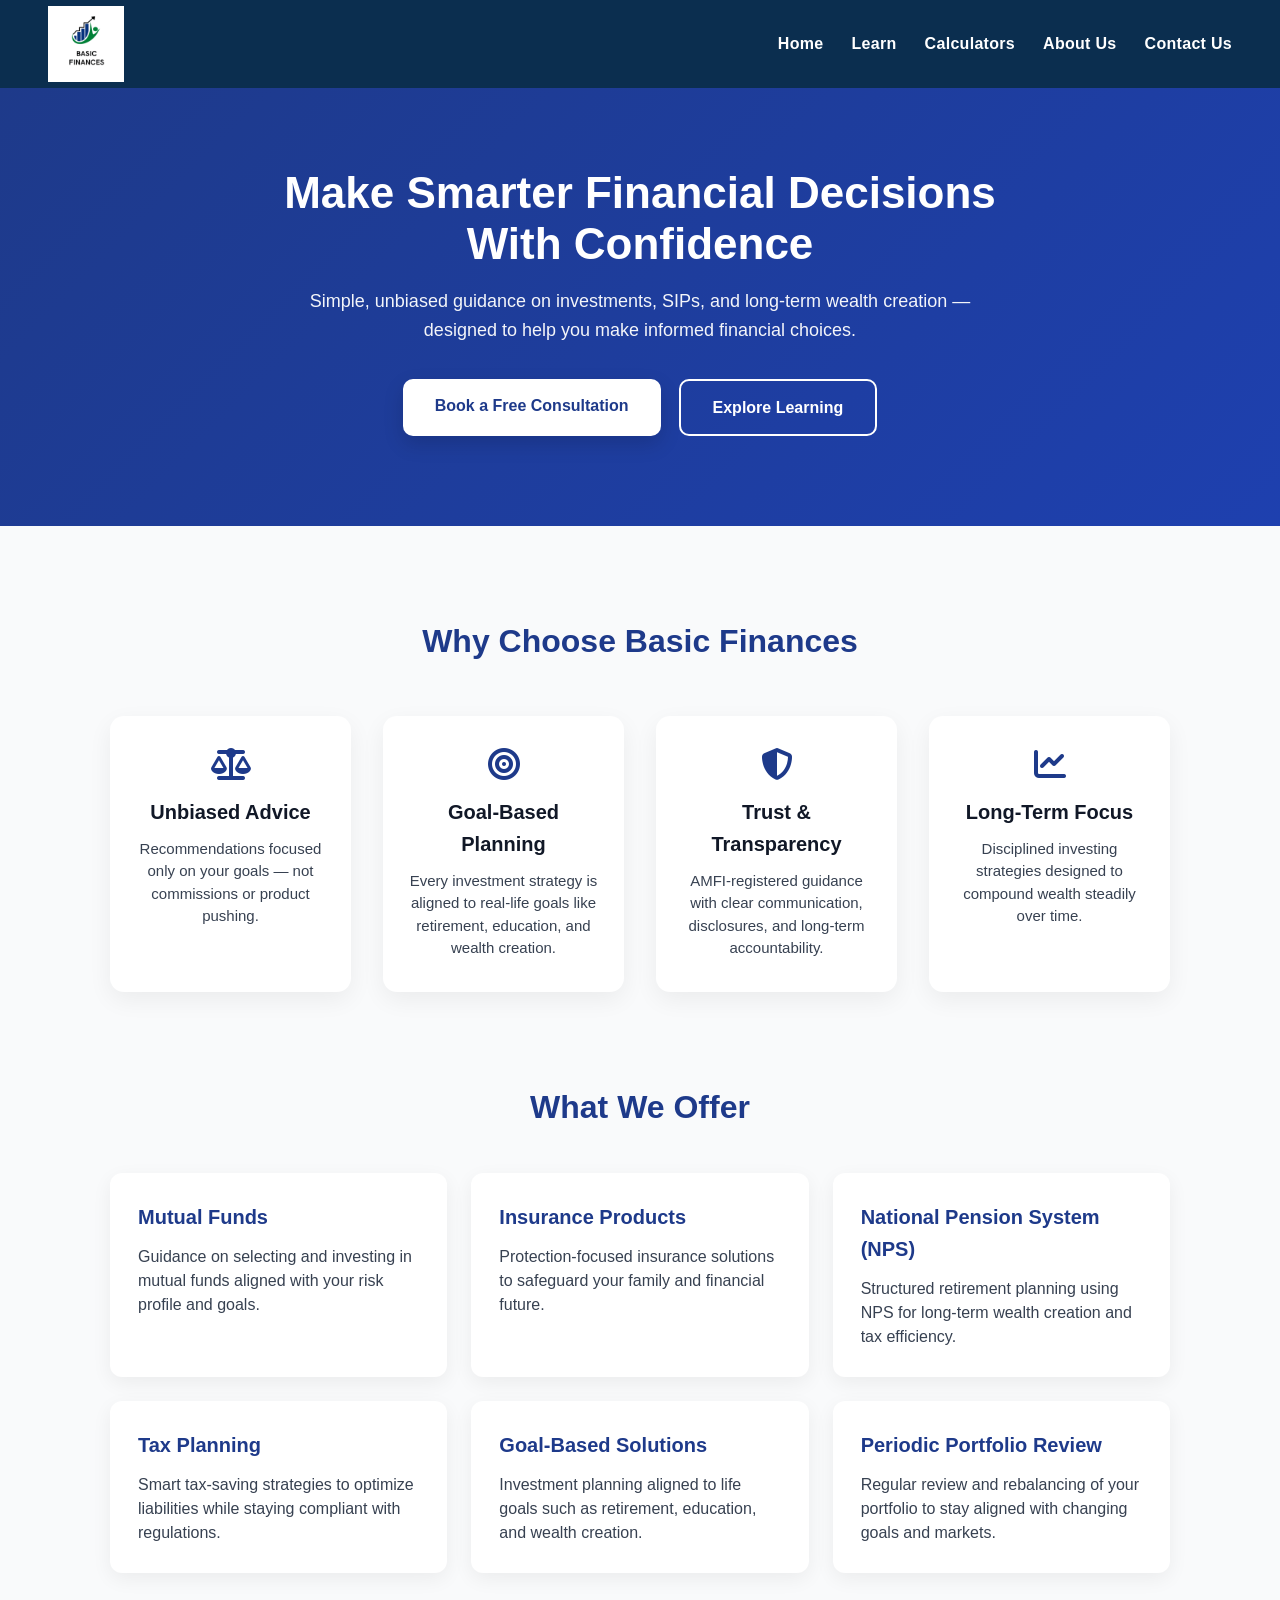
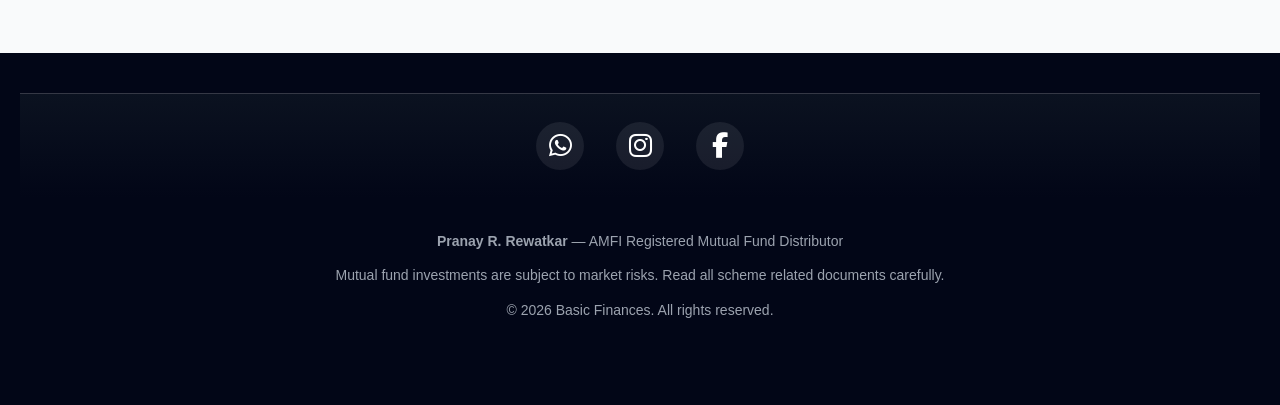
<file: index.html>
<!DOCTYPE html>
<html lang="en">
<head>
  <meta charset="UTF-8" />
  <title>Basic Finances | Smarter Financial Decisions</title>

  <meta name="description" content="Basic Finances helps individuals and families make smarter financial decisions through clear, goal-based investing and mutual fund guidance." />
  <meta name="viewport" content="width=device-width, initial-scale=1.0" />

  <meta name="google-site-verification" content="bi6u5yfEV8bsN6X0lN-jWXTEWe7g9vhtE7riF8KZqDw" />
  <link rel="icon" href="favicon.png" />
<link rel="stylesheet" href="https://cdnjs.cloudflare.com/ajax/libs/font-awesome/6.5.1/css/all.min.css">

  <!-- Main Styles -->
  <link rel="stylesheet" href="css/style.css">
</head>

<body>

<header>
  <div class="brand">
    <img src="images/logo.png" alt="Basic Finances Logo" />
  </div>

 <nav>
    <ul>
      <li><a href="index.html">Home</a></li>
      <li><a href="blog/index.html">Learn</a></li>
      <li><a href="calculators.html">Calculators</a></li>
      <li><a href="about.html">About Us</a></li>
      <li><a href="contact.html">Contact Us</a></li>
    </ul>
  </nav>
  </header>

<section class="hero">
  <h1>Make Smarter Financial Decisions<br>With Confidence</h1>
  <p>
    Simple, unbiased guidance on investments, SIPs, and long-term wealth creation —
    designed to help you make informed financial choices.
  </p>
<div class="hero-buttons">
  <a href="contact.html" class="btn btn-primary">
    Book a Free Consultation
  </a>

  <a href="blog/index.html" class="btn btn-secondary">
    Explore Learning
  </a>
</div>
</section>
  <section class="why-choose">
  <h2>Why Choose Basic Finances</h2>

  <div class="why-grid">
    <div class="why-card">
      <i class="fa-solid fa-scale-balanced"></i>
      <h3>Unbiased Advice</h3>
      <p>
        Recommendations focused only on your goals — not commissions or product pushing.
      </p>
    </div>

    <div class="why-card">
      <i class="fa-solid fa-bullseye"></i>
      <h3>Goal-Based Planning</h3>
      <p>
        Every investment strategy is aligned to real-life goals like retirement, education, and wealth creation.
      </p>
    </div>

    <div class="why-card">
      <i class="fa-solid fa-shield-halved"></i>
      <h3>Trust & Transparency</h3>
      <p>
        AMFI-registered guidance with clear communication, disclosures, and long-term accountability.
      </p>
    </div>

    <div class="why-card">
      <i class="fa-solid fa-chart-line"></i>
      <h3>Long-Term Focus</h3>
      <p>
        Disciplined investing strategies designed to compound wealth steadily over time.
      </p>
    </div>
  </div>
</section>


<section class="services">
  <h2>What We Offer</h2>

  <div class="services-grid">
    <div class="service-card">
      <h3>Mutual Funds</h3>
      <p>
        Guidance on selecting and investing in mutual funds aligned with your risk profile and goals.
      </p>
    </div>

    <div class="service-card">
      <h3>Insurance Products</h3>
      <p>
        Protection-focused insurance solutions to safeguard your family and financial future.
      </p>
    </div>

    <div class="service-card">
      <h3>National Pension System (NPS)</h3>
      <p>
        Structured retirement planning using NPS for long-term wealth creation and tax efficiency.
      </p>
    </div>

    <div class="service-card">
      <h3>Tax Planning</h3>
      <p>
        Smart tax-saving strategies to optimize liabilities while staying compliant with regulations.
      </p>
    </div>

    <div class="service-card">
      <h3>Goal-Based Solutions</h3>
      <p>
        Investment planning aligned to life goals such as retirement, education, and wealth creation.
      </p>
    </div>

    <div class="service-card">
      <h3>Periodic Portfolio Review</h3>
      <p>
        Regular review and rebalancing of your portfolio to stay aligned with changing goals and markets.
      </p>
    </div>
  </div>
</section>
<footer>
  <!-- SOCIAL BAR -->
  <div class="footer-social">
    <a href="https://wa.me/917276692124" target="_blank" aria-label="WhatsApp">
      <i class="fa-brands fa-whatsapp"></i>
    </a>

    <a href="https://www.instagram.com/basic.finances/" target="_blank" aria-label="Instagram">
      <i class="fa-brands fa-instagram"></i>
    </a>

    <a href="https://www.facebook.com/profile.php?id=61579263773702" target="_blank" aria-label="Facebook">
      <i class="fa-brands fa-facebook-f"></i>
    </a>
  </div>

  <!-- FOOTER CONTENT -->
  <div class="footer-content">
    <p><strong>Pranay R. Rewatkar</strong> — AMFI Registered Mutual Fund Distributor</p>
    <p>
      Mutual fund investments are subject to market risks.
      Read all scheme related documents carefully.
    </p>
    <p>© 2026 Basic Finances. All rights reserved.</p>
  </div>
</footer>
</body>
</html>
</file>
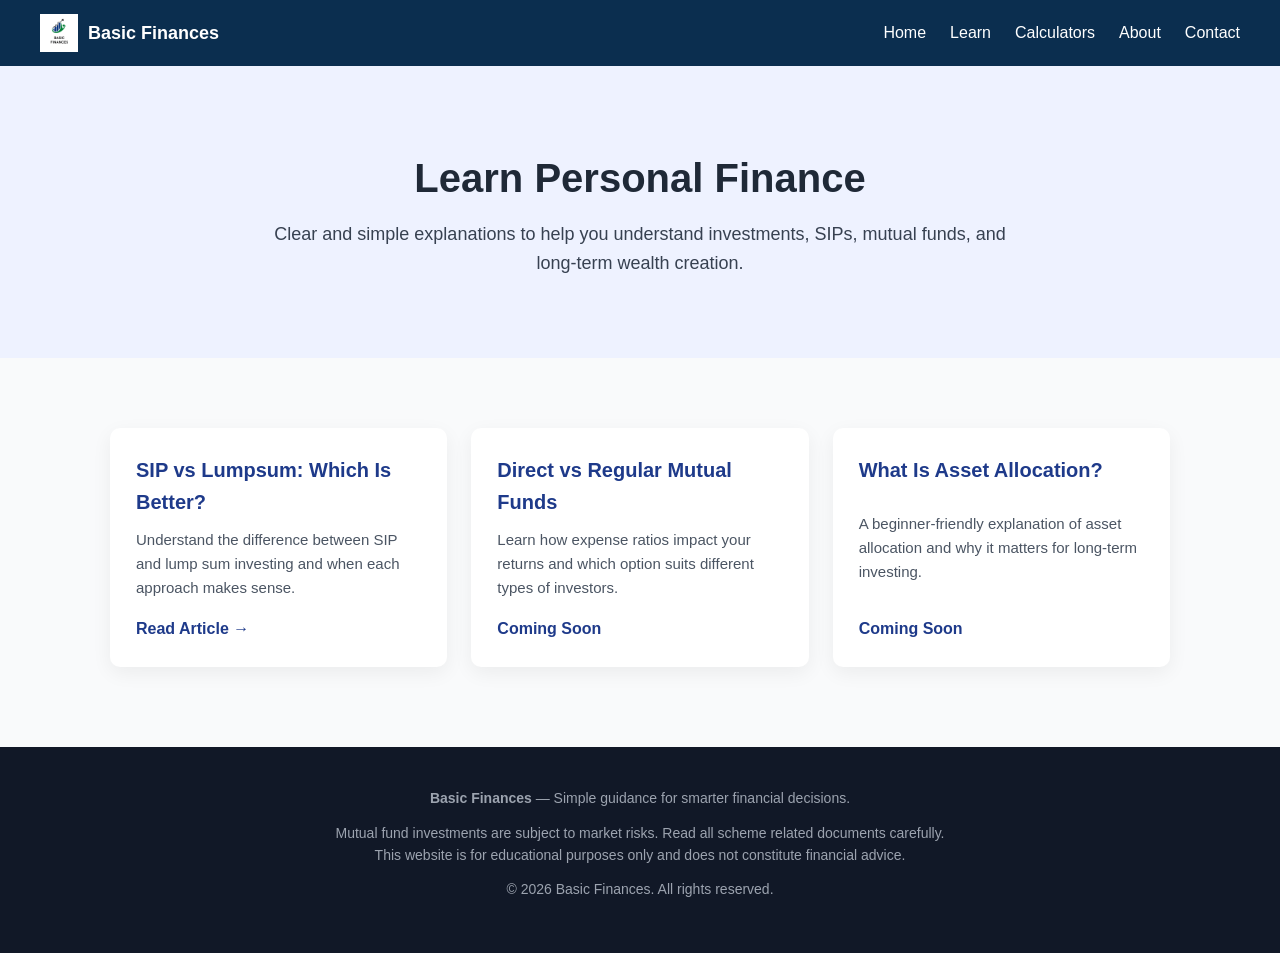
<file: blog/index.html>
<!DOCTYPE html>
<html lang="en">
<head>
  <meta charset="UTF-8">
  <title>Learn | Basic Finances</title>

  <meta name="description" content="Learn personal finance concepts including SIPs, mutual funds, and long-term investing with simple explanations." />
  <meta name="viewport" content="width=device-width, initial-scale=1.0">

  <link rel="icon" href="../favicon.png">

  <style>
    /* ================= RESET ================= */
    * {
      margin: 0;
      padding: 0;
      box-sizing: border-box;
    }

    body {
      font-family: "Segoe UI", Arial, sans-serif;
      background: #f9fafb;
      color: #1f2937;
      line-height: 1.6;
    }

    a {
      text-decoration: none;
      color: inherit;
    }

    /* ================= HEADER ================= */
    header {
      position: sticky;
      top: 0;
      z-index: 1000;
      background: #0b2e4f;
      padding: 14px 40px;
      display: flex;
      justify-content: space-between;
      align-items: center;
    }

    .brand {
      display: flex;
      align-items: center;
      gap: 10px;
      font-weight: 700;
      font-size: 18px;
      color: #ffffff;
    }

    .brand img {
      height: 38px;
    }

    nav ul {
      list-style: none;
      display: flex;
      gap: 24px;
    }

    nav a {
      color: #ffffff;
      font-weight: 500;
    }

    nav a:hover {
      text-decoration: underline;
    }

    /* ================= PAGE HEADER ================= */
    .page-hero {
      background: #eef2ff;
      padding: 80px 20px;
      text-align: center;
    }

    .page-hero h1 {
      font-size: 40px;
      margin-bottom: 10px;
    }

    .page-hero p {
      max-width: 760px;
      margin: auto;
      font-size: 18px;
      color: #374151;
    }

    /* ================= BLOG LIST ================= */
    .blog-section {
      max-width: 1100px;
      margin: 70px auto;
      padding: 0 20px;
    }

    .blog-grid {
      display: grid;
      grid-template-columns: repeat(auto-fit, minmax(280px, 1fr));
      gap: 24px;
    }

    .blog-card {
      background: #ffffff;
      padding: 26px;
      border-radius: 10px;
      box-shadow: 0 6px 20px rgba(0,0,0,0.06);
      display: flex;
      flex-direction: column;
      justify-content: space-between;
    }

    .blog-card h2 {
      font-size: 20px;
      margin-bottom: 10px;
      color: #1e3a8a;
    }

    .blog-card p {
      color: #4b5563;
      margin-bottom: 16px;
      font-size: 15px;
    }

    .blog-card a {
      font-weight: 600;
      color: #1e3a8a;
    }

    /* ================= FOOTER ================= */
    footer {
      background: #111827;
      color: #9ca3af;
      padding: 40px 20px;
      margin-top: 80px;
    }

    .footer-content {
      max-width: 1100px;
      margin: auto;
      text-align: center;
      font-size: 14px;
    }

    .footer-content p {
      margin-bottom: 12px;
    }

    /* ================= MOBILE ================= */
    @media (max-width: 768px) {
      .page-hero h1 {
        font-size: 30px;
      }

      nav ul {
        gap: 14px;
      }
    }
  </style>
</head>

<body>

  <!-- HEADER -->
  <header>
    <div class="brand">
      <img src="../images/logo.png" alt="Basic Finances Logo">
      Basic Finances
    </div>

    <nav>
      <ul>
        <li><a href="../index.html">Home</a></li>
        <li><a href="#">Learn</a></li>
        <li><a href="#">Calculators</a></li>
        <li><a href="#">About</a></li>
        <li><a href="#">Contact</a></li>
      </ul>
    </nav>
  </header>

  <!-- PAGE INTRO -->
  <section class="page-hero">
    <h1>Learn Personal Finance</h1>
    <p>
      Clear and simple explanations to help you understand investments,
      SIPs, mutual funds, and long-term wealth creation.
    </p>
  </section>

  <!-- BLOG LIST -->
  <section class="blog-section">
    <div class="blog-grid">

      <div class="blog-card">
        <h2>SIP vs Lumpsum: Which Is Better?</h2>
        <p>
          Understand the difference between SIP and lump sum investing
          and when each approach makes sense.
        </p>
        <a href="sip-vs-lumpsum.html">Read Article →</a>
      </div>

      <div class="blog-card">
        <h2>Direct vs Regular Mutual Funds</h2>
        <p>
          Learn how expense ratios impact your returns and which option
          suits different types of investors.
        </p>
        <a href="#">Coming Soon</a>
      </div>

      <div class="blog-card">
        <h2>What Is Asset Allocation?</h2>
        <p>
          A beginner-friendly explanation of asset allocation and why
          it matters for long-term investing.
        </p>
        <a href="#">Coming Soon</a>
      </div>

    </div>
  </section>

  <!-- FOOTER -->
  <footer>
    <div class="footer-content">
      <p><strong>Basic Finances</strong> — Simple guidance for smarter financial decisions.</p>

      <p>
        Mutual fund investments are subject to market risks.
        Read all scheme related documents carefully.
        <br>
        This website is for educational purposes only and does not constitute financial advice.
      </p>

      <p>© 2026 Basic Finances. All rights reserved.</p>
    </div>
  </footer>

</body>
</html>
</file>
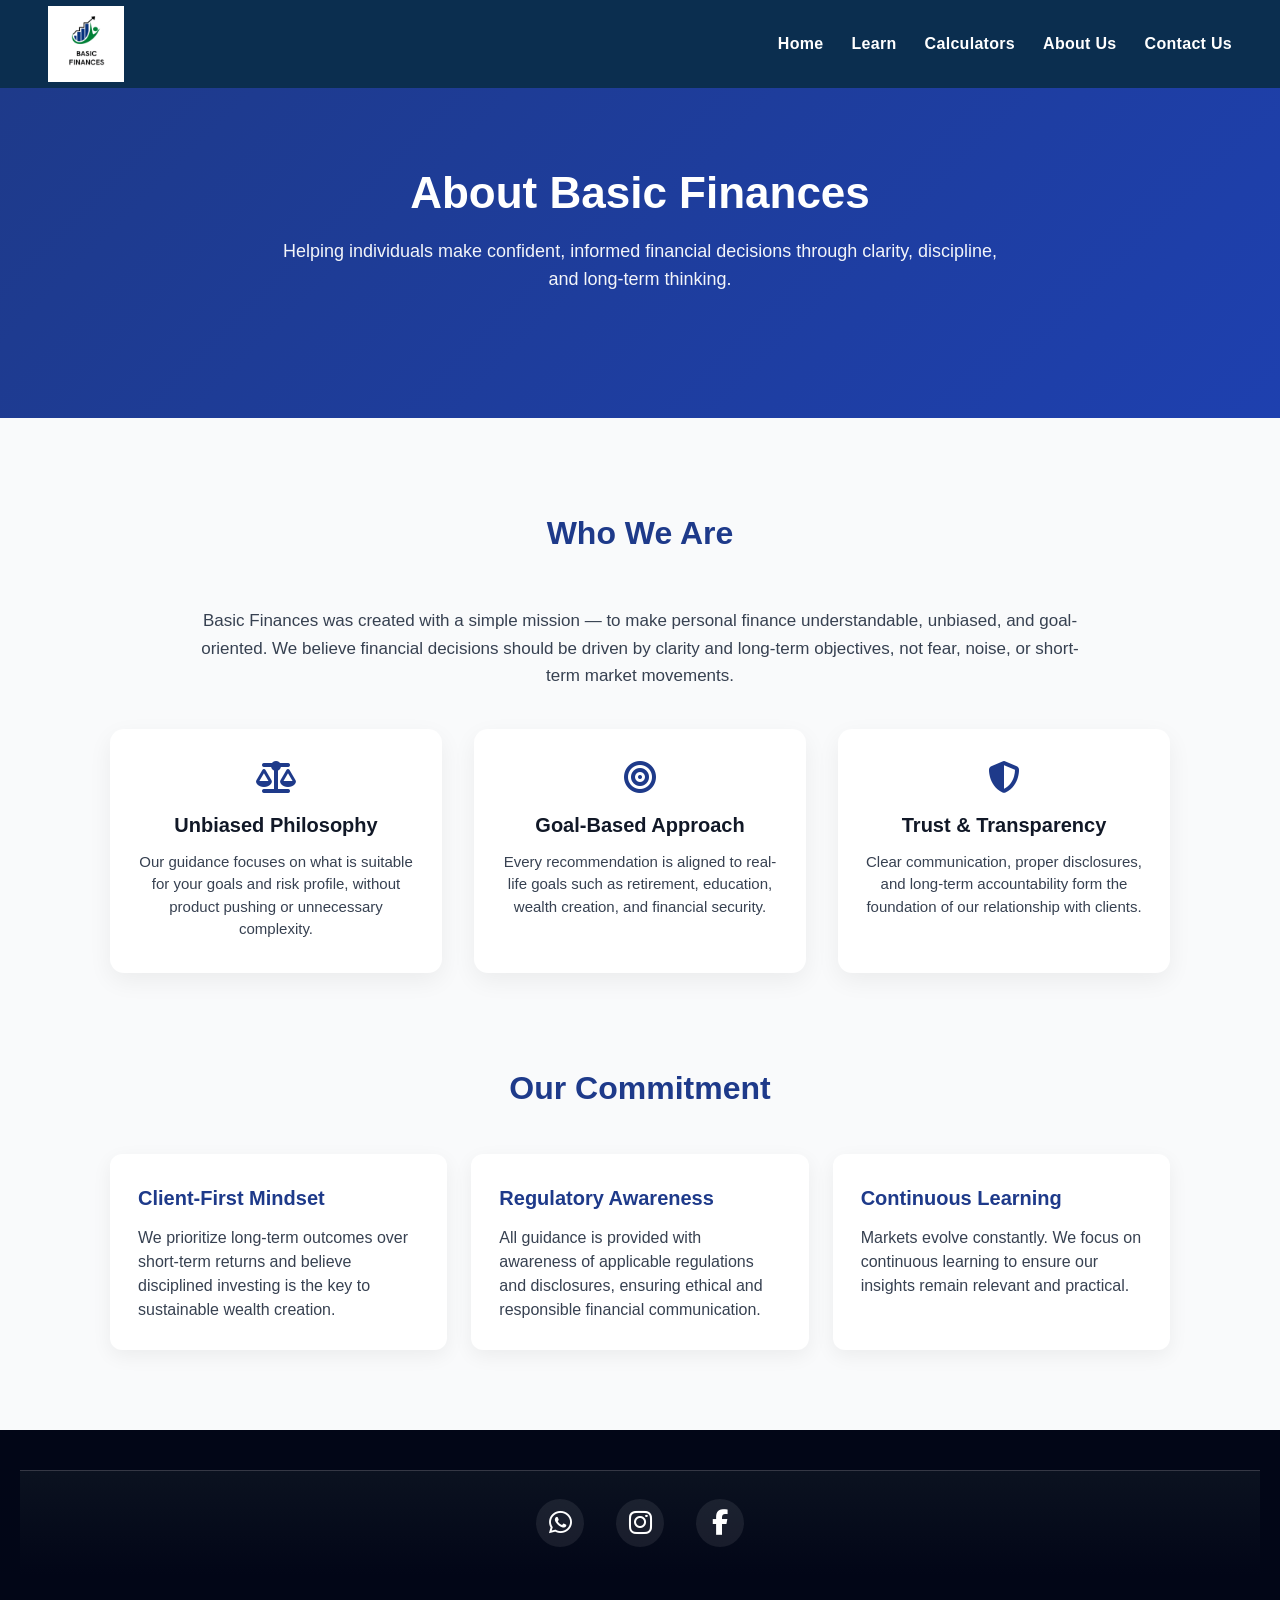
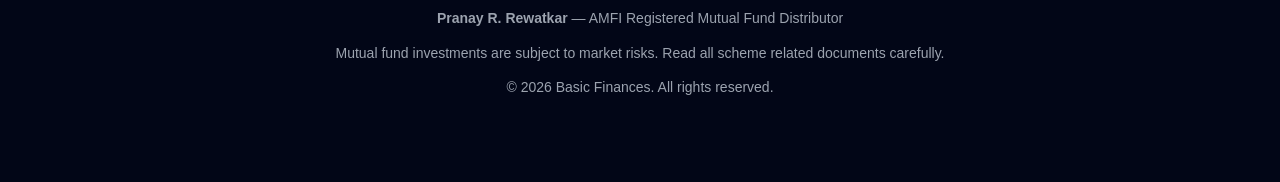
<file: about.html>
<!DOCTYPE html>
<html lang="en">
<head>
  <meta charset="UTF-8" />
  <title>About Us | Basic Finances</title>

  <meta name="description" content="Learn about Basic Finances, our philosophy, and our commitment to unbiased, goal-based financial guidance." />
  <meta name="viewport" content="width=device-width, initial-scale=1.0" />

  <link rel="icon" href="favicon.png" />

  <!-- Font Awesome -->
  <link
    rel="stylesheet"
    href="https://cdnjs.cloudflare.com/ajax/libs/font-awesome/6.5.1/css/all.min.css"
  />

  <!-- Main Styles -->
  <link rel="stylesheet" href="css/style.css">
</head>

<body>

<!-- HEADER (EXACT SAME AS HOME) -->
<header>
  <div class="brand">
    <img src="images/logo.png" alt="Basic Finances Logo" />
  </div>

  <nav>
    <ul>
      <li><a href="index.html">Home</a></li>
      <li><a href="blog/index.html">Learn</a></li>
      <li><a href="calculators.html">Calculators</a></li>
      <li><a href="about.html">About Us</a></li>
      <li><a href="contact.html">Contact Us</a></li>
    </ul>
  </nav>
</header>

<!-- HERO (SAME STYLE AS HOME) -->
<section class="hero">
  <h1>About Basic Finances</h1>
  <p>
    Helping individuals make confident, informed financial decisions through
    clarity, discipline, and long-term thinking.
  </p>
</section>

<!-- ABOUT CONTENT -->
<section class="why-choose">
  <h2>Who We Are</h2>

  <p style="max-width: 900px; margin: 0 auto 40px; font-size: 17px; color: #374151;">
    Basic Finances was created with a simple mission — to make personal finance
    understandable, unbiased, and goal-oriented. We believe financial decisions
    should be driven by clarity and long-term objectives, not fear, noise, or
    short-term market movements.
  </p>

  <div class="why-grid">
    <div class="why-card">
      <i class="fa-solid fa-scale-balanced"></i>
      <h3>Unbiased Philosophy</h3>
      <p>
        Our guidance focuses on what is suitable for your goals and risk profile,
        without product pushing or unnecessary complexity.
      </p>
    </div>

    <div class="why-card">
      <i class="fa-solid fa-bullseye"></i>
      <h3>Goal-Based Approach</h3>
      <p>
        Every recommendation is aligned to real-life goals such as retirement,
        education, wealth creation, and financial security.
      </p>
    </div>

    <div class="why-card">
      <i class="fa-solid fa-shield-halved"></i>
      <h3>Trust & Transparency</h3>
      <p>
        Clear communication, proper disclosures, and long-term accountability form
        the foundation of our relationship with clients.
      </p>
    </div>
  </div>
</section>

<!-- FOUNDER / CREDENTIAL SECTION -->
<section class="services">
  <h2>Our Commitment</h2>

  <div class="services-grid">
    <div class="service-card">
      <h3>Client-First Mindset</h3>
      <p>
        We prioritize long-term outcomes over short-term returns and believe
        disciplined investing is the key to sustainable wealth creation.
      </p>
    </div>

    <div class="service-card">
      <h3>Regulatory Awareness</h3>
      <p>
        All guidance is provided with awareness of applicable regulations and
        disclosures, ensuring ethical and responsible financial communication.
      </p>
    </div>

    <div class="service-card">
      <h3>Continuous Learning</h3>
      <p>
        Markets evolve constantly. We focus on continuous learning to ensure our
        insights remain relevant and practical.
      </p>
    </div>
  </div>
</section>

<!-- FOOTER (EXACT SAME AS HOME) -->
<footer>

  <div class="footer-social">
    <a href="https://wa.me/917276692124" target="_blank" aria-label="WhatsApp">
      <i class="fa-brands fa-whatsapp"></i>
    </a>

    <a href="https://www.instagram.com/basic.finances/" target="_blank" aria-label="Instagram">
      <i class="fa-brands fa-instagram"></i>
    </a>

    <a href="https://www.facebook.com/profile.php?id=61579263773702" target="_blank" aria-label="Facebook">
      <i class="fa-brands fa-facebook-f"></i>
    </a>
  </div>

  <div class="footer-content">
    <p><strong>Pranay R. Rewatkar</strong> — AMFI Registered Mutual Fund Distributor</p>
    <p>
      Mutual fund investments are subject to market risks.
      Read all scheme related documents carefully.
    </p>
    <p>© 2026 Basic Finances. All rights reserved.</p>
  </div>

</footer>

</body>
</html>
</file>
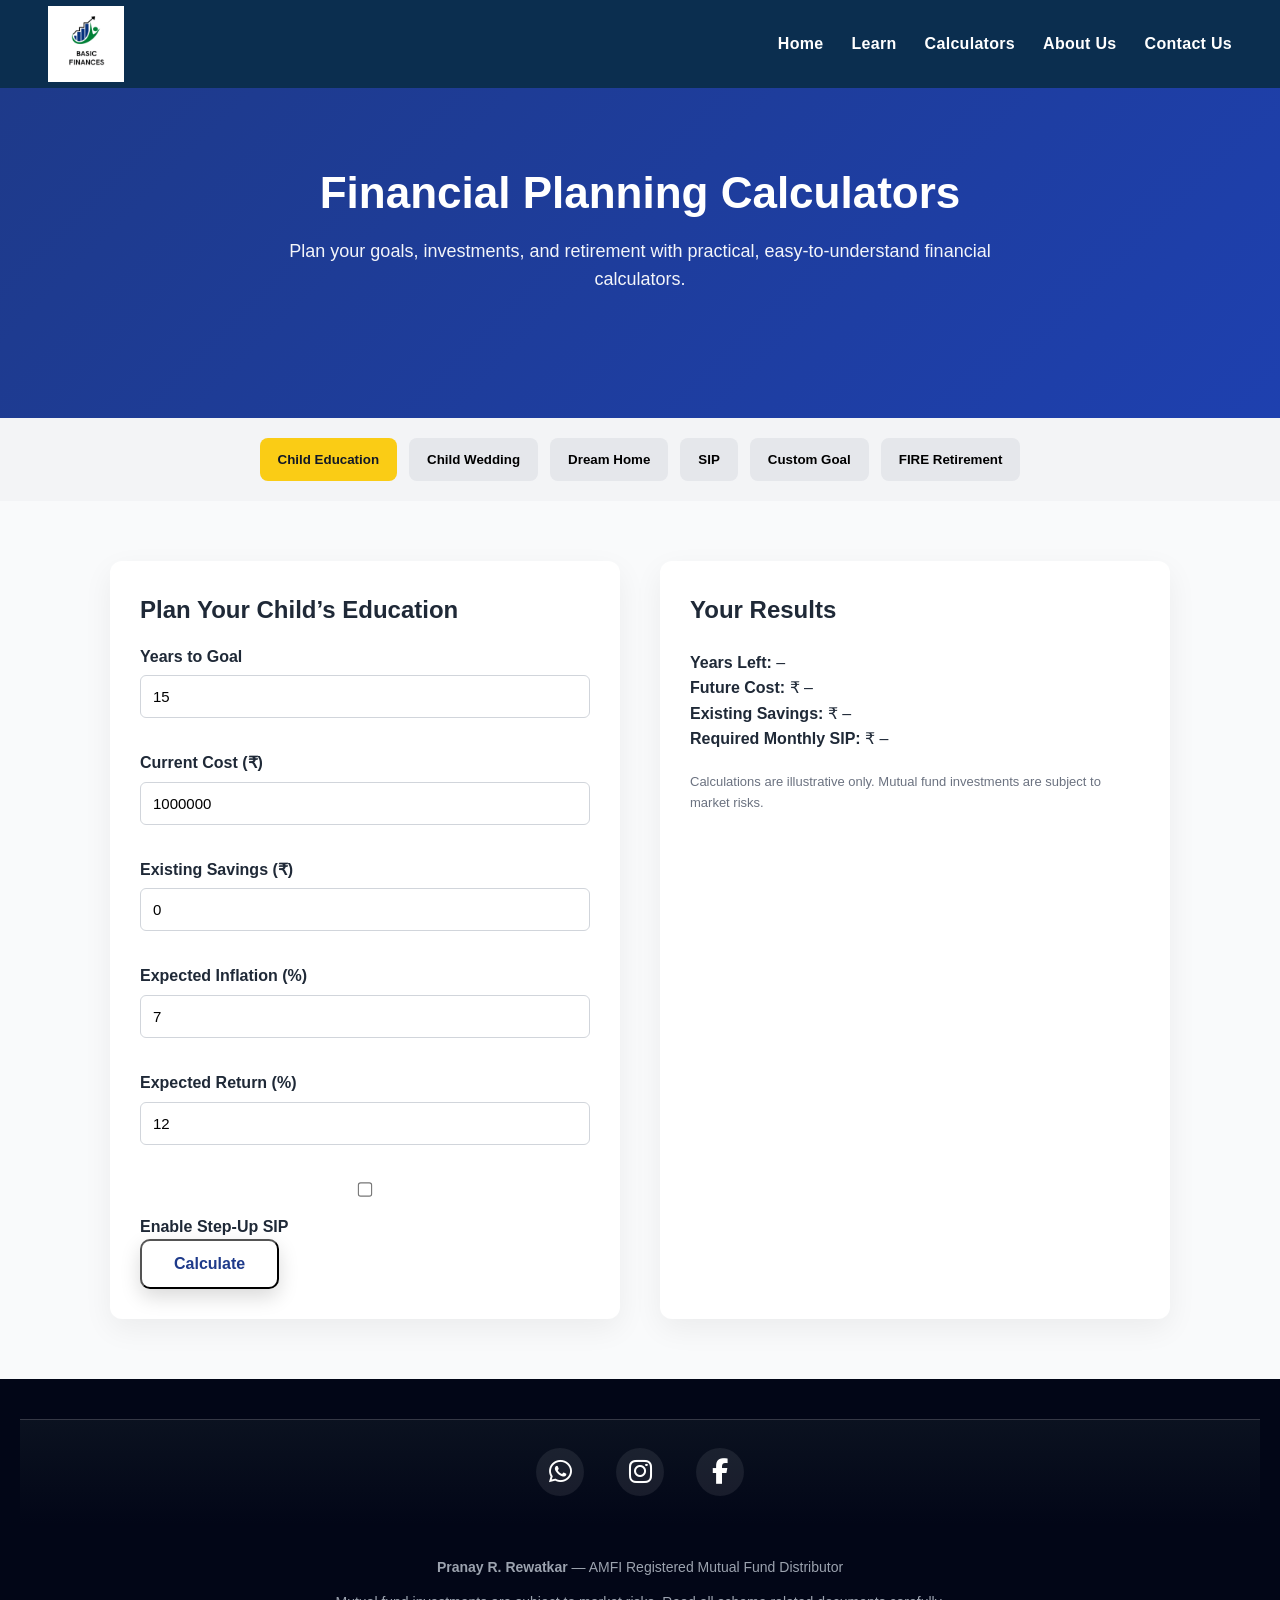
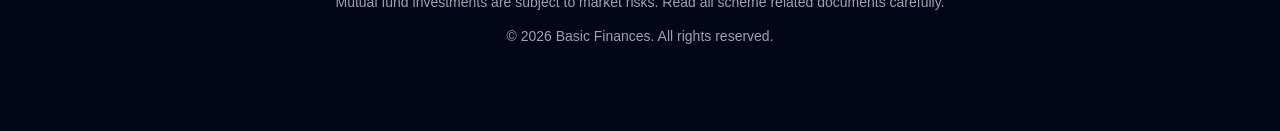
<file: calculators.html>
<!DOCTYPE html>
<html lang="en">
<head>
  <meta charset="UTF-8">
  <title>Financial Calculators | Basic Finances</title>

  <meta name="description" content="Goal-based SIP, Step-Up SIP and FIRE retirement calculators by Basic Finances." />
  <meta name="viewport" content="width=device-width, initial-scale=1.0">

  <link rel="icon" href="favicon.png">
  <link rel="stylesheet" href="https://cdnjs.cloudflare.com/ajax/libs/font-awesome/6.5.1/css/all.min.css">
  <link rel="stylesheet" href="css/style.css">
</head>

<body>

<!-- ================= HEADER ================= -->
<header>
  <div class="brand">
    <img src="images/logo.png" alt="Basic Finances Logo">
  </div>

  <nav>
    <ul>
      <li><a href="index.html">Home</a></li>
      <li><a href="blog/index.html">Learn</a></li>
      <li><a href="calculators.html" class="active">Calculators</a></li>
      <li><a href="about.html">About Us</a></li>
      <li><a href="contact.html">Contact Us</a></li>
    </ul>
  </nav>
</header>

<!-- ================= HERO ================= -->
<section class="hero">
  <h1>Financial Planning Calculators</h1>
  <p>
    Plan your goals, investments, and retirement with practical,
    easy-to-understand financial calculators.
  </p>
</section>

<!-- ================= GOAL TABS ================= -->
<section class="goal-selector">
  <div class="goal-tabs">
    <button class="goal-tab active" onclick="selectGoal('education', this)">Child Education</button>
    <button class="goal-tab" onclick="selectGoal('wedding', this)">Child Wedding</button>
    <button class="goal-tab" onclick="selectGoal('home', this)">Dream Home</button>
    <button class="goal-tab" onclick="selectGoal('sip', this)">SIP</button>
    <button class="goal-tab" onclick="selectGoal('custom', this)">Custom Goal</button>
    <button class="goal-tab" onclick="selectGoal('retirement', this)">FIRE Retirement</button>
  </div>
</section>

<!-- ================= CALCULATOR ================= -->
<section class="goal-calculator">

  <!-- INPUTS -->
  <div class="calculator-inputs">
    <h2 id="goalTitle">Plan Your Child’s Education</h2>

    <!-- COMMON GOAL INPUTS -->
    <div id="goalInputs">
      <label>Years to Goal</label>
      <input type="number" id="years" value="15">

      <label>Current Cost (₹)</label>
      <input type="number" id="currentCost" value="1000000">

      <label>Existing Savings (₹)</label>
      <input type="number" id="existing" value="0">

      <label>Expected Inflation (%)</label>
      <input type="number" id="inflation" value="7">

      <label>Expected Return (%)</label>
      <input type="number" id="returnRate" value="12">

      <label>
        <input type="checkbox" id="stepUpEnabled" onchange="toggleStepUp()">
        Enable Step-Up SIP
      </label>

      <div id="stepUpBlock" style="display:none;">
        <label>Annual Step-Up (%)</label>
        <input type="number" id="stepUpRate" value="10">
      </div>
    </div>

    <!-- FIRE INPUTS -->
    <div id="fireInputs" style="display:none;">
      <label>Monthly Expenses (₹)</label>
      <input type="number" id="monthlyExpense" placeholder="e.g. 40000">

      <label>Inflation Rate (%)</label>
      <input type="number" id="fireInflation" value="6">

      <label>Expected Return (%)</label>
      <input type="number" id="fireReturn" value="10">

      <label>Current Age</label>
      <input type="number" id="currentAge" placeholder="e.g. 30">

      <label>Retirement Age</label>
      <input type="number" id="retirementAge" placeholder="e.g. 50">

      <label>Existing Savings (₹)</label>
      <input type="number" id="fireSavings" value="0">
    </div>

    <button class="btn btn-primary" onclick="calculate()">Calculate</button>
  </div>

  <!-- RESULTS -->
  <div class="calculator-results">
    <h2>Your Results</h2>

    <div id="goalResults">
      <p><strong>Years Left:</strong> <span id="resYears">–</span></p>
      <p><strong>Future Cost:</strong> ₹ <span id="resFuture">–</span></p>
      <p><strong>Existing Savings:</strong> ₹ <span id="resExisting">–</span></p>
      <p><strong>Required Monthly SIP:</strong> ₹ <span id="resSip">–</span></p>
    </div>

    <div id="fireResults" style="display:none;">
      <p><strong>Lean FIRE (25×):</strong> ₹ <span id="leanFire">–</span></p>
      <p><strong>Moderate FIRE (35×):</strong> ₹ <span id="midFire">–</span></p>
      <p><strong>Fat FIRE (45×):</strong> ₹ <span id="fatFire">–</span></p>
    </div>

    <p class="calc-note">
      Calculations are illustrative only. Mutual fund investments are subject to market risks.
    </p>
  </div>

</section>

<!-- ================= FOOTER ================= -->
<footer>

  <div class="footer-social">
    <a href="https://wa.me/917276692124" target="_blank" aria-label="WhatsApp">
      <i class="fa-brands fa-whatsapp"></i>
    </a>
    <a href="https://www.instagram.com/basic.finances/" target="_blank" aria-label="Instagram">
      <i class="fa-brands fa-instagram"></i>
    </a>
    <a href="https://www.facebook.com/profile.php?id=61579263773702" target="_blank" aria-label="Facebook">
      <i class="fa-brands fa-facebook-f"></i>
    </a>
  </div>

  <div class="footer-content">
    <p><strong>Pranay R. Rewatkar</strong> — AMFI Registered Mutual Fund Distributor</p>
    <p>Mutual fund investments are subject to market risks. Read all scheme related documents carefully.</p>
    <p>© 2026 Basic Finances. All rights reserved.</p>
  </div>

</footer>

<!-- ================= SCRIPT ================= -->
<script>
/* ================= STATE ================= */
let currentGoal = "education";

/* ================= GOAL SWITCH ================= */
function selectGoal(goal, el) {
  currentGoal = goal;

  document.querySelectorAll(".goal-tab").forEach(b => b.classList.remove("active"));
  el.classList.add("active");

  document.getElementById("goalInputs").style.display =
    goal === "retirement" ? "none" : "block";

  document.getElementById("fireInputs").style.display =
    goal === "retirement" ? "block" : "none";

  document.getElementById("goalResults").style.display =
    goal === "retirement" ? "none" : "block";

  document.getElementById("fireResults").style.display =
    goal === "retirement" ? "block" : "none";

  document.getElementById("goalTitle").innerText =
    goal === "retirement"
      ? "FIRE Retirement Planning"
      : "Goal-Based Investment Planning";
}

/* ================= STEP-UP TOGGLE ================= */
function toggleStepUp() {
  document.getElementById("stepUpBlock").style.display =
    document.getElementById("stepUpEnabled").checked ? "block" : "none";
}

/* ================= MAIN ENTRY ================= */
function calculate() {
  if (currentGoal === "retirement") {
    calculateFIRE();
  } else {
    calculateGoal();
  }
}

/* ================= GOAL / SIP ================= */
function calculateGoal() {
  const years = Number(document.getElementById("years").value);
  const cost = Number(document.getElementById("currentCost").value);
  const existing = Number(document.getElementById("existing").value);
  const inflation = Number(document.getElementById("inflation").value) / 100;
  const annualReturn = Number(document.getElementById("returnRate").value) / 100;
  const stepUp = document.getElementById("stepUpEnabled").checked;
  const stepRate = stepUp
    ? Number(document.getElementById("stepUpRate").value) / 100
    : 0;

  if (!years || !cost || years <= 0) {
    alert("Please enter valid goal details.");
    return;
  }

  const futureCost = cost * Math.pow(1 + inflation, years);
  const goalAmount = Math.max(0, futureCost - existing);
  const months = years * 12;
  const r = annualReturn / 12;

  let sip;

  if (!stepUp) {
    sip = goalAmount * r / (Math.pow(1 + r, months) - 1);
  } else {
    let startSip = goalAmount / months;

    for (let i = 0; i < 3; i++) {
      let fv = 0;
      let sipTemp = startSip;

      for (let y = 1; y <= years; y++) {
        for (let m = 1; m <= 12; m++) {
          const remainingMonths = (years - y) * 12 + (12 - m + 1);
          fv += sipTemp * Math.pow(1 + r, remainingMonths);
        }
        sipTemp *= (1 + stepRate);
      }
      startSip *= goalAmount / fv;
    }
    sip = startSip;
  }

  document.getElementById("resYears").innerText = years;
  document.getElementById("resFuture").innerText =
    Math.round(futureCost).toLocaleString("en-IN");
  document.getElementById("resExisting").innerText =
    existing.toLocaleString("en-IN");
  document.getElementById("resSip").innerText =
    Math.round(sip).toLocaleString("en-IN");
}

/* ================= FIRE ================= */
function calculateFIRE() {
  const monthlyExpense = Number(document.getElementById("monthlyExpense").value);
  const inflation = Number(document.getElementById("fireInflation").value) / 100;
  const returnRate = Number(document.getElementById("fireReturn").value) / 100;
  const currentAge = Number(document.getElementById("currentAge").value);
  const retirementAge = Number(document.getElementById("retirementAge").value);
  const savings = Number(document.getElementById("fireSavings").value);

  if (
    !monthlyExpense ||
    !currentAge ||
    !retirementAge ||
    retirementAge <= currentAge
  ) {
    alert("Please enter valid retirement details.");
    return;
  }

  const years = retirementAge - currentAge;
  const annualExpense =
    monthlyExpense * 12 * Math.pow(1 + inflation, years);

  const futureSavings =
    savings * Math.pow(1 + returnRate, years);

  document.getElementById("leanFire").innerText =
    Math.max(0, Math.round(annualExpense * 25 - futureSavings))
      .toLocaleString("en-IN");

  document.getElementById("midFire").innerText =
    Math.max(0, Math.round(annualExpense * 35 - futureSavings))
      .toLocaleString("en-IN");

  document.getElementById("fatFire").innerText =
    Math.max(0, Math.round(annualExpense * 45 - futureSavings))
      .toLocaleString("en-IN");
}
</script>
</body>
</html>
</file>
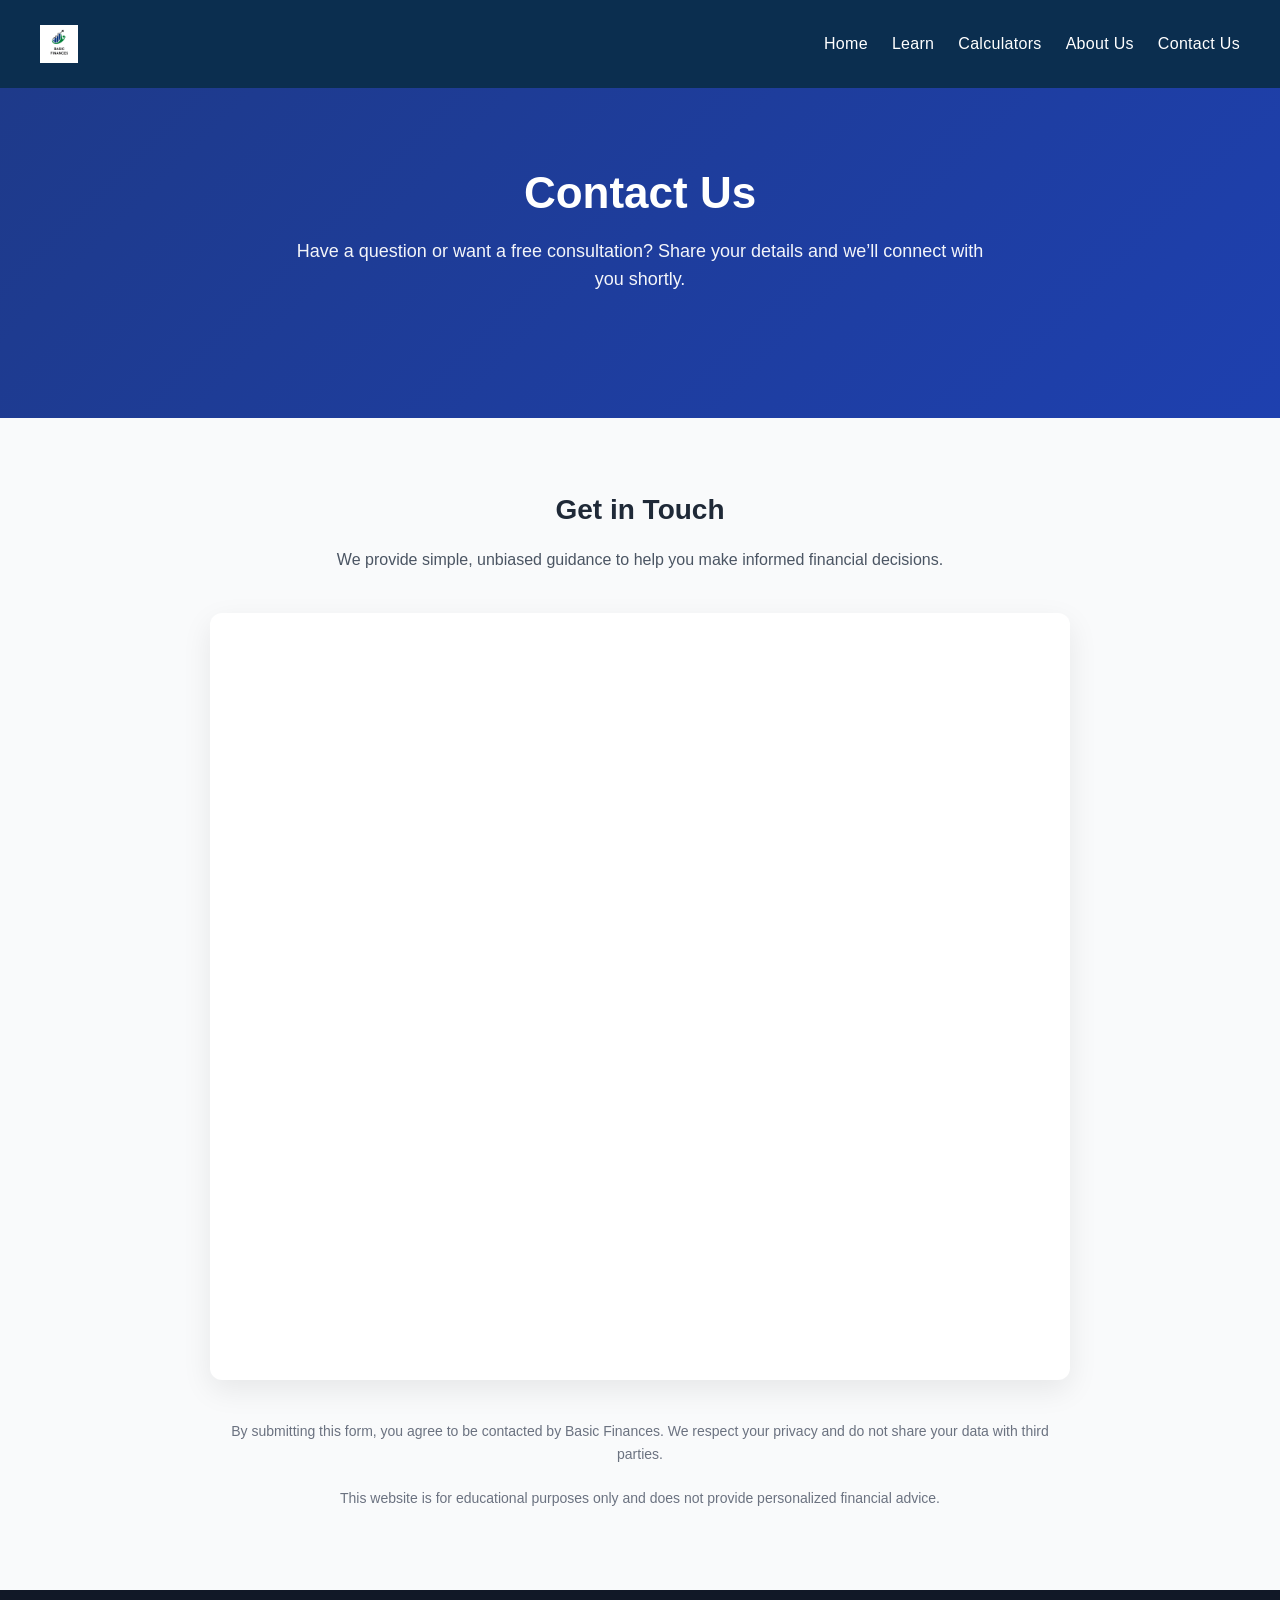
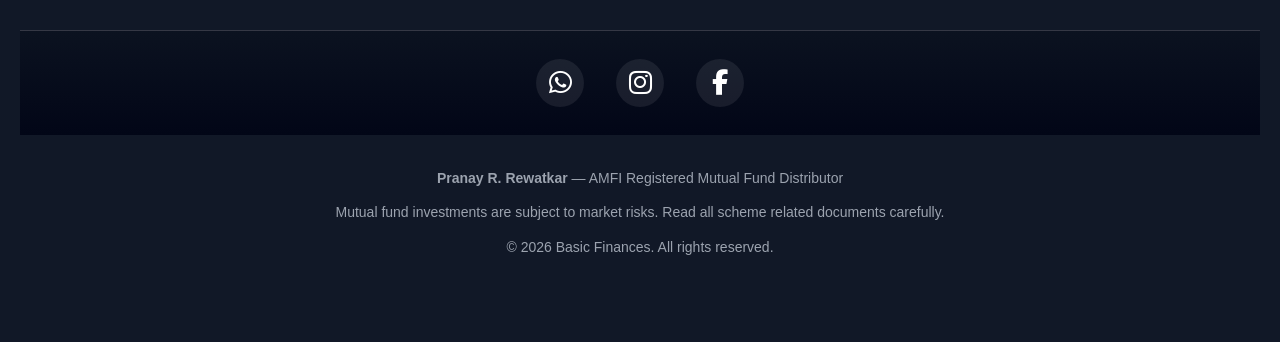
<file: contact.html>
<!DOCTYPE html>
<html lang="en">
<head>
  <meta charset="UTF-8">
  <title>Contact | Basic Finances</title>

  <meta name="description" content="Contact Basic Finances for free consultation and queries related to personal finance education, SIPs, and investments." />
  <meta name="viewport" content="width=device-width, initial-scale=1.0">

  <link rel="icon" href="favicon.png">
  <link rel="stylesheet" href="https://cdnjs.cloudflare.com/ajax/libs/font-awesome/6.5.1/css/all.min.css">
  <link rel="stylesheet" href="css/style.css">


  <style>
    /* ================= RESET ================= */
    * {
      margin: 0;
      padding: 0;
      box-sizing: border-box;
    }

    body {
      font-family: "Segoe UI", Arial, sans-serif;
      background: #f9fafb;
      color: #1f2937;
      line-height: 1.6;
    }

    a {
      text-decoration: none;
      color: inherit;
    }

    /* ================= HEADER ================= */
    header {
      position: sticky;
      top: 0;
      z-index: 1000;
      background: #0b2e4f;
      padding: 14px 40px;
      display: flex;
      justify-content: space-between;
      align-items: center;
    }

    .brand {
      display: flex;
      align-items: center;
      gap: 10px;
      font-weight: 700;
      font-size: 18px;
      color: #ffffff;
    }

    .brand img {
      height: 38px;
    }

    nav ul {
      list-style: none;
      display: flex;
      gap: 24px;
    }

    nav a {
      color: #ffffff;
      font-weight: 500;
    }

    nav a:hover {
      text-decoration: underline;
    }

    /* ================= PAGE HERO ================= */
    .page-hero {
      background: #eef2ff;
      padding: 80px 20px;
      text-align: center;
    }

    .page-hero h1 {
      font-size: 40px;
      margin-bottom: 10px;
    }

    .page-hero p {
      max-width: 720px;
      margin: auto;
      font-size: 17px;
      color: #374151;
    }

    /* ================= CONTACT SECTION ================= */
    .contact-section {
      max-width: 900px;
      margin: 70px auto;
      padding: 0 20px;
      text-align: center;
    }

    .contact-section h2 {
      margin-bottom: 14px;
      font-size: 28px;
    }

    .contact-section p {
      margin-bottom: 28px;
      font-size: 16px;
      color: #4b5563;
    }

    /* ================= FORM ================= */
    .form-wrapper {
      background: #ffffff;
      padding: 30px;
      border-radius: 12px;
      box-shadow: 0 10px 30px rgba(0,0,0,0.08);
      margin-top: 40px;
    }

    iframe {
      width: 100%;
      height: 700px;
      border: none;
    }

    /* ================= DISCLAIMER ================= */
    .contact-disclaimer {
      margin-top: 40px;
      font-size: 14px;
      color: #6b7280;
      line-height: 1.6;
    }

    /* ================= FOOTER ================= */
    footer {
      background: #111827;
      color: #9ca3af;
      padding: 40px 20px;
      margin-top: 80px;
    }

    .footer-content {
      max-width: 1100px;
      margin: auto;
      text-align: center;
      font-size: 14px;
    }

    .footer-content p {
      margin-bottom: 12px;
    }

    /* ================= MOBILE ================= */
    @media (max-width: 768px) {
      .page-hero h1 {
        font-size: 30px;
      }

      nav ul {
        gap: 14px;
      }

      iframe {
        height: 850px;
      }
    }
  </style>
</head>

<body>

  <!-- HEADER -->
  <header>
  <div class="brand">
    <img src="images/logo.png" alt="Basic Finances Logo" />
  </div>

  <nav>
    <ul>
      <li><a href="index.html">Home</a></li>
      <li><a href="blog/index.html">Learn</a></li>
      <li><a href="calculators.html">Calculators</a></li>
      <li><a href="about.html">About Us</a></li>
      <li><a href="contact.html">Contact Us</a></li>
    </ul>
  </nav>
</header>


  <!-- PAGE INTRO -->
 <section class="hero">
  <h1>Contact Us</h1>

  <p>
    Have a question or want a free consultation?
    Share your details and we’ll connect with you shortly.
  </p>
</section>


  <!-- CONTACT FORM -->
  <section class="contact-section">
    <h2>Get in Touch</h2>
    <p>
      We provide simple, unbiased guidance to help you make informed financial decisions.
    </p>

    <div class="form-wrapper">
      <iframe
        src="https://docs.google.com/forms/d/e/1FAIpQLSdK88qOGKwoeqjjK400tMj_2kB4n1df4440XNRHqm2ZjFJ9aA/viewform?embedded=true"
        loading="lazy">
        Loading…
      </iframe>
    </div>

    <div class="contact-disclaimer">
      By submitting this form, you agree to be contacted by Basic Finances.
      We respect your privacy and do not share your data with third parties.
      <br><br>
      This website is for educational purposes only and does not provide personalized financial advice.
    </div>
  </section>

  <!-- FOOTER -->
 <footer>
  <!-- SOCIAL BAR -->
  <div class="footer-social">
    <a href="https://wa.me/917276692124" target="_blank" aria-label="WhatsApp">
      <i class="fa-brands fa-whatsapp"></i>
    </a>

    <a href="https://www.instagram.com/basic.finances/" target="_blank" aria-label="Instagram">
      <i class="fa-brands fa-instagram"></i>
    </a>

    <a href="https://www.facebook.com/profile.php?id=61579263773702" target="_blank" aria-label="Facebook">
      <i class="fa-brands fa-facebook-f"></i>
    </a>
  </div>

  <!-- FOOTER CONTENT -->
  <div class="footer-content">
    <p><strong>Pranay R. Rewatkar</strong> — AMFI Registered Mutual Fund Distributor</p>
    <p>
      Mutual fund investments are subject to market risks.
      Read all scheme related documents carefully.
    </p>
    <p>© 2026 Basic Finances. All rights reserved.</p>
  </div>
</footer>

</body>
</html>
</file>
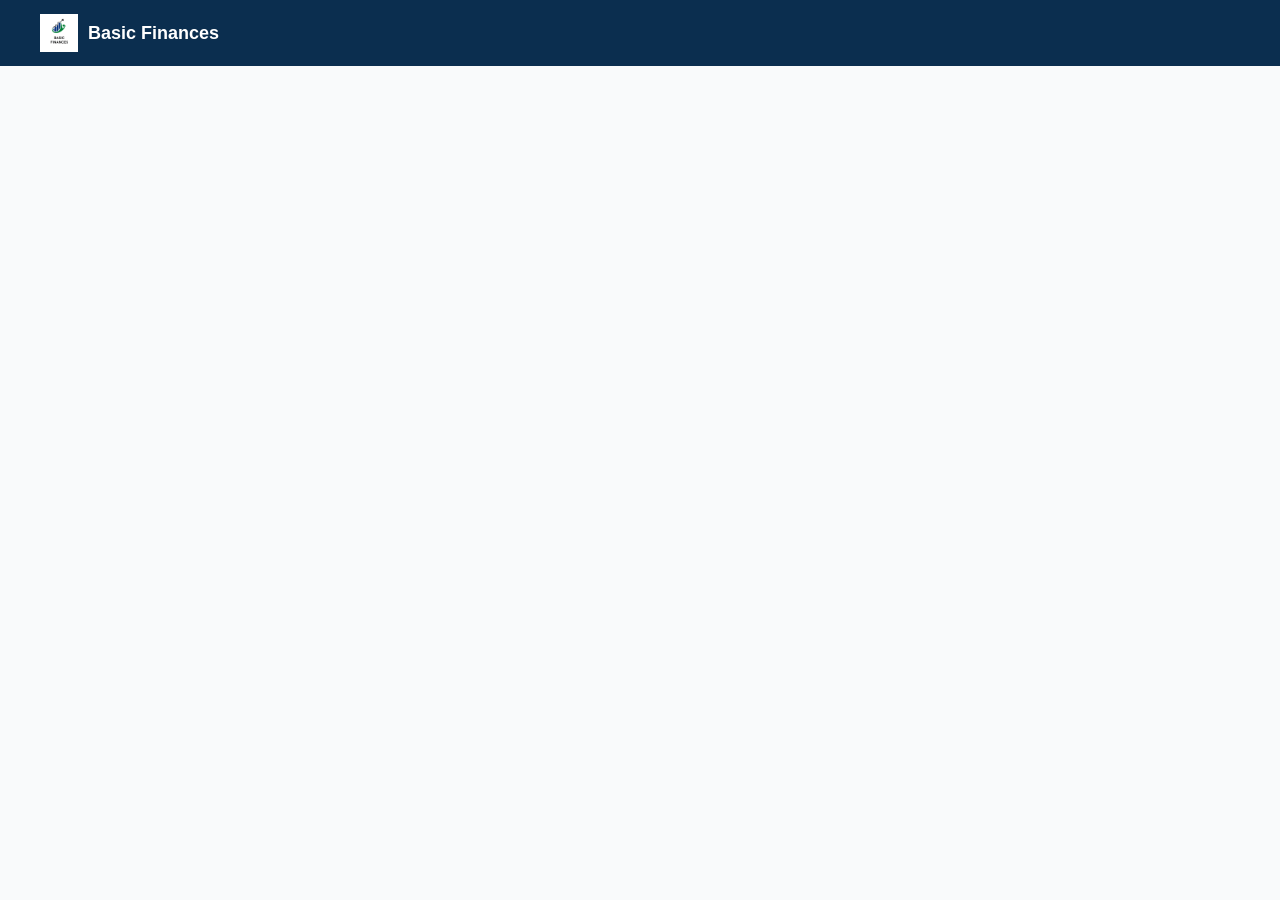
<file: blog/sip-vs-lumpsum.html>
<!DOCTYPE html>
<html lang="en">
<head>
  <meta charset="UTF-8">
  <title>SIP vs Lumpsum: Which Is Better? | Basic Finances</title>

  <meta name="description" content="SIP vs Lumpsum explained in simple terms. Learn which investment method suits your income, goals, and market conditions." />
  <meta name="viewport" content="width=device-width, initial-scale=1.0">

  <link rel="icon" href="../favicon.png">

  <style>
    /* ================= RESET ================= */
    * {
      margin: 0;
      padding: 0;
      box-sizing: border-box;
    }

    body {
      font-family: "Segoe UI", Arial, sans-serif;
      background: #f9fafb;
      color: #1f2937;
      line-height: 1.7;
    }

    a {
      text-decoration: none;
      color: inherit;
    }

    /* ================= HEADER ================= */
    header {
      position: sticky;
      top: 0;
      z-index: 1000;
      background: #0b2e4f;
      padding: 14px 40px;
      display: flex;
      justify-content: space-between;
      align-items: center;
    }

    .brand {
      display: flex;
      align-items: center;
      gap: 10px;
      font-weight: 700;
      font-size: 18px;
      color: #ffffff;
    }

    .brand img {
      height: 38px;
    }

    nav ul {
      list-style: none;
      display: flex;
      gap: 24px;
    }

    nav a {
      color: #ffffff;
      font-weight: 500;
    }

    nav a:hover {
      text-decoration: underline;
    }

    /* ================= ARTICLE ================= */
    .article-hero {
      background: #eef2ff;
      padding: 80px 20px;
      text-align: center;
    }

    .article-hero h1 {
      font-size: 40px;
      margin-bottom: 10px;
    }

    .article-hero p {
      font-size: 16px;
      color: #374151;
    }

    .article-content {
      max-width: 800px;
      margin: 70px auto;
      padding: 0 20px;
    }

    .article-content h2 {
      margin-top: 40px;
      margin-bottom: 12px;
      font-size: 26px;
      color: #1e3a8a;
    }

    .article-content p {
      margin-bottom: 18px;
      font-size: 16px;
    }

    .article-content ul {
      margin: 15px 0 25px 20px;
    }

    .article-content li {
      margin-bottom: 8px;
    }

    /* ================= CTA ================= */
    .article-cta {
      background: #e0e7ff;
      padding: 50px 20px;
      text-align: center;
      border-radius: 14px;
      margin-top: 60px;
    }

    .article-cta h3 {
      margin-bottom: 12px;
      font-size: 24px;
    }

    .article-cta a {
      display: inline-block;
      margin-top: 16px;
      padding: 12px 26px;
      border-radius: 8px;
      background: #1e3a8a;
      color: #ffffff;
      font-weight: 600;
    }

    /* ================= FOOTER ================= */
    footer {
      background: #111827;
      color: #9ca3af;
      padding: 40px 20px;
      margin-top: 80px;
    }

    .footer-content {
      max-width: 1100px;
      margin: auto;
      text-align: center;
      font-size: 14px;
    }

    .footer-content p {
      margin-bottom: 12px;
    }

    /* ================= MOBILE ================= */
    @media (max-width: 768px) {
      .article-hero h1 {
        font-size: 30px;
      }

      nav ul {
        gap: 14px;
      }
    }
  </style>
</head>

<body>

  <!-- HEADER -->
  <header>
    <div class="brand">
      <img src="../images/logo.png" alt="Basic Finances Logo">
      Basic Finances
    </d
</file>
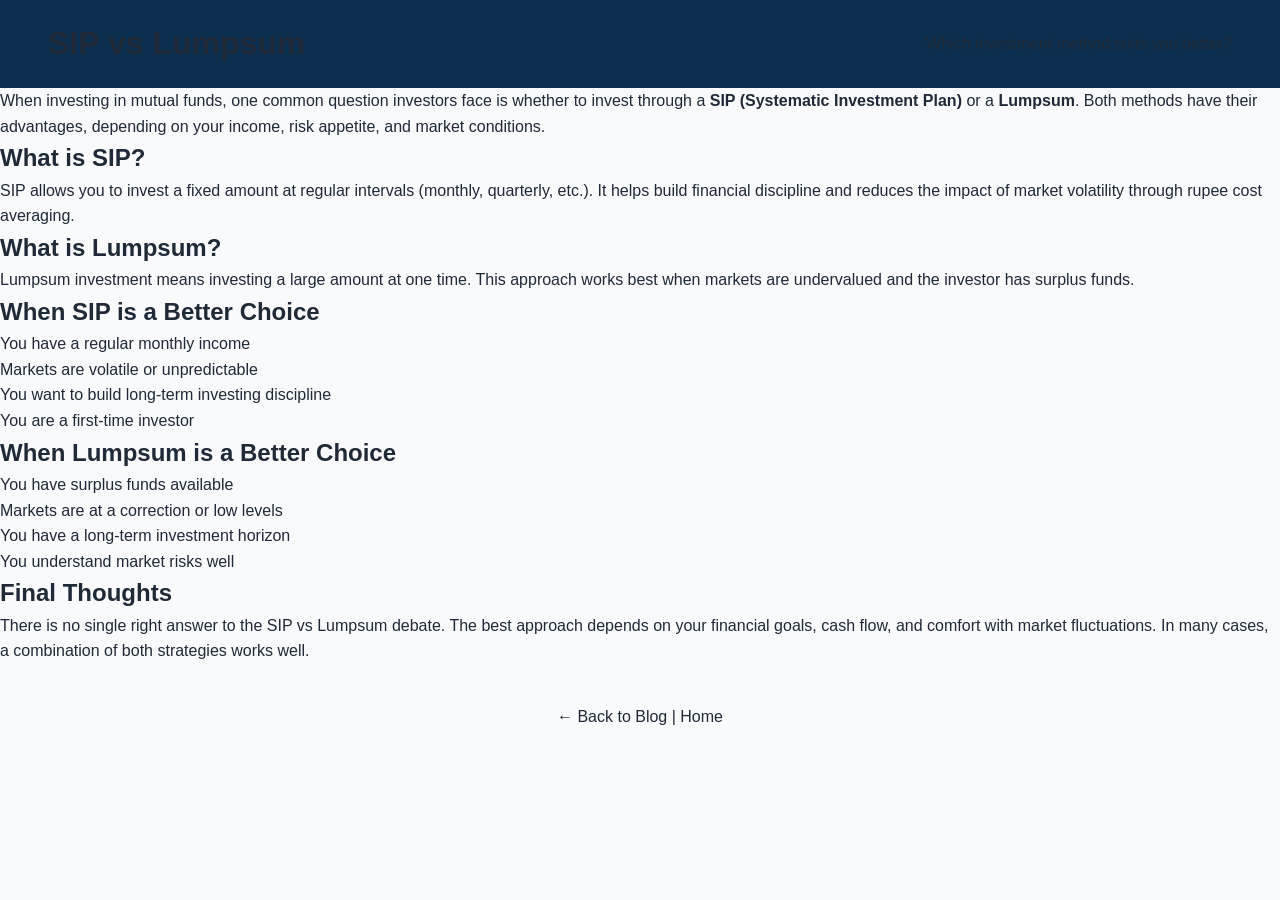
<file: blog/sip-vs-lumpsump.html>
<!DOCTYPE html>
<html lang="en">
<head>
  <meta charset="UTF-8">

  <title>SIP vs Lumpsum: Which Is Better? | Basic Finances</title>

  <meta name="description" content="SIP vs Lumpsum explained in simple terms. Learn which investment strategy suits you best based on income, market conditions, and goals.">
  <meta name="viewport" content="width=device-width, initial-scale=1.0">

  <!-- Correct relative path (blog is one level deep) -->
  <link rel="stylesheet" href="../css/style.css">

  <!-- Favicon -->
  <link rel="icon" type="image/png" href="../favicon.png">
</head>

<body>

  <!-- Blog Header -->
  <header class="header">
    <h1>SIP vs Lumpsum</h1>
    <p class="tagline">Which investment method suits you better?</p>
  </header>

  <!-- Blog Content -->
  <section class="content">

    <p>
      When investing in mutual funds, one common question investors face is whether to invest
      through a <strong>SIP (Systematic Investment Plan)</strong> or a <strong>Lumpsum</strong>.
      Both methods have their advantages, depending on your income, risk appetite, and market conditions.
    </p>

    <h2>What is SIP?</h2>
    <p>
      SIP allows you to invest a fixed amount at regular intervals (monthly, quarterly, etc.).
      It helps build financial discipline and reduces the impact of market volatility through
      rupee cost averaging.
    </p>

    <h2>What is Lumpsum?</h2>
    <p>
      Lumpsum investment means investing a large amount at one time.
      This approach works best when markets are undervalued and the investor has surplus funds.
    </p>

    <h2>When SIP is a Better Choice</h2>
    <ul>
      <li>You have a regular monthly income</li>
      <li>Markets are volatile or unpredictable</li>
      <li>You want to build long-term investing discipline</li>
      <li>You are a first-time investor</li>
    </ul>

    <h2>When Lumpsum is a Better Choice</h2>
    <ul>
      <li>You have surplus funds available</li>
      <li>Markets are at a correction or low levels</li>
      <li>You have a long-term investment horizon</li>
      <li>You understand market risks well</li>
    </ul>

    <h2>Final Thoughts</h2>
    <p>
      There is no single right answer to the SIP vs Lumpsum debate.
      The best approach depends on your financial goals, cash flow, and comfort with market fluctuations.
      In many cases, a combination of both strategies works well.
    </p>

  </section>

  <!-- Navigation Links -->
  <p style="text-align:center; margin-top:40px;">
    <a href="index.html">← Back to Blog</a> |
    <a href="../index.html">Home</a>
  </p>

</body>
</html>
</file>
<file: css/style.css>
/* ================= RESET ================= */
* {
  margin: 0;
  padding: 0;
  box-sizing: border-box;
}

/* ================= BASE ================= */
body {
  font-family: "Segoe UI", Arial, sans-serif;
  background: #f9fafb;
  color: #1f2937;
  line-height: 1.6;
}

a {
  text-decoration: none;
  color: inherit;
}
/* ================= HEADER ================= */
header {
  position: sticky;
  top: 0;
  z-index: 1000;
  background: #0b2e4f;

  height: 88px;
  padding: 0 48px;

  display: flex;
  justify-content: space-between;
  align-items: center;
}

/* Brand */
.brand {
  height: 100%;
  display: flex;
  align-items: center;
}

.brand img {
  max-height: 76px;
  width: auto;
  object-fit: contain;
}

.brand span {
  font-size: 17px;
  letter-spacing: 0.5px;
}

/* Navigation */
nav ul {
  list-style: none;
  display: flex;
  gap: 28px;
  align-items: center;
}

nav a {
  color: #ffffff;
  font-weight: 600;
  font-size: 16px;
  letter-spacing: 0.3px;
}

nav a:hover {
  text-decoration: underline;
}

/* ================= HEADER – MOBILE ================= */
@media (max-width: 768px) {
  header {
    height: auto;
    padding: 14px 16px;
    flex-direction: column;
    align-items: center;
  }

  .brand {
    height: auto;
    margin-bottom: 10px;
  }

  .brand img {
    max-height: 54px;
  }

  nav {
    width: 100%;
  }

  nav ul {
    justify-content: center;
    gap: 14px;
    flex-wrap: wrap;
  }

  nav a {
    font-size: 15px;
    font-weight: 600;
    color: #ffffff;
  }
}


.brand img {
  max-height: 76px;     /* IMPORTANT */
  width: auto;
  object-fit: contain;
}
}
.brand {
  height: 100%;
  display: flex;
  align-items: center;
}

.brand span {
  font-size: 17px;
  letter-spacing: 0.5px;
}

nav ul {
  list-style: none;
  display: flex;
  gap: 28px;
  align-items: center;
}


nav a {
  color: #ffffff;
  font-weight: 600;     /* stronger */
  font-size: 16px;      /* increased */
  letter-spacing: 0.3px;
}

nav a:hover {
  text-decoration: underline;
}
/* ================= HERO ================= */
.hero {
  background: linear-gradient(135deg, #1e3a8a, #1e40af);
  color: #ffffff;
  padding: 80px 20px 90px;   /* top | sides | bottom */
  text-align: center;
}
.hero h1 {
  font-size: 44px;
  line-height: 1.15;
  margin-bottom: 18px;
}
.hero p {
  max-width: 720px;
  margin: 0 auto 34px;
  font-size: 18px;
  opacity: 0.95;
}
.hero-buttons {
  display: flex;
  justify-content: center;
  gap: 18px;
  flex-wrap: wrap;
}
.btn {
  padding: 14px 32px;
  border-radius: 10px;
  font-weight: 600;
  font-size: 16px;
  display: inline-block;
}
.btn-primary {
  background: #ffffff;
  color: #1e3a8a;
  box-shadow: 0 8px 20px rgba(0, 0, 0, 0.15);
}
.btn-secondary {
  border: 2px solid #ffffff;
  color: #ffffff;
}
.hero-trust {
  margin-top: 28px;
  font-size: 14px;
  opacity: 0.9;
}
.btn-primary:hover {
  transform: translateY(-2px);
  box-shadow: 0 12px 26px rgba(0,0,0,0.18);
}

.btn-secondary:hover {
  background: rgba(255,255,255,0.1);
}

/* ================= HERO – MOBILE ================= */
@media (max-width: 768px) {
  .hero {
    padding: 64px 16px 72px;
  }

  .hero h1 {
    font-size: 30px;
    line-height: 1.25;
  }

  .hero p {
    font-size: 16px;
    margin-bottom: 28px;
  }

  .btn {
    width: 100%;
    max-width: 280px;
    text-align: center;
  }
}

/* ================= FOOTER ================= */
footer {
  background: #111827;
  color: #9ca3af;
  padding: 40px 20px;
  text-align: center;
  font-size: 14px;
}

footer p {
  margin-bottom: 12px;
}
/* ================= FOOTER SOCIAL BAR ================= */
.footer-social {
  display: flex;
  justify-content: center;
  align-items: center;
  gap: 32px;
  padding: 28px 0;
  background: linear-gradient(180deg, #0b1220, #020617);
  border-top: 1px solid rgba(255, 255, 255, 0.2);
}

footer {
  background: #020617;
  color: #9ca3af;
  text-align: center;
  font-size: 14px;
}

.footer-content {
  padding: 32px 20px;
}

.footer-social a {
  color: #ffffff;
  font-size: 26px;
  opacity: 1;
  display: inline-flex;
  align-items: center;
  justify-content: center;
  width: 48px;
  height: 48px;
  border-radius: 50%;
  background: rgba(255, 255, 255, 0.08);
  transition: background 0.2s ease, transform 0.2s ease;
}
.footer-social a:hover .fa-whatsapp {
  color: #25D366;
}

.footer-social a:hover .fa-instagram {
  color: #E1306C;
}

.footer-social a:hover .fa-facebook-f {
  color: #1877F2;
}

.footer-social a:hover {
  background: rgba(255, 255, 255, 0.18);
  transform: translateY(-2px);
}

/* ================= WHY CHOOSE ================= */
.why-choose {
  max-width: 1100px;
  margin: 90px auto;
  padding: 0 20px;
  text-align: center;
}

.why-choose h2 {
  font-size: 32px;
  margin-bottom: 48px;
  color: #1e3a8a;
}

.why-grid {
  display: grid;
  grid-template-columns: repeat(auto-fit, minmax(240px, 1fr));
  gap: 32px;
}

.why-card {
  background: #ffffff;
  padding: 32px 24px;
  border-radius: 14px;
  box-shadow: 0 8px 24px rgba(0, 0, 0, 0.06);
  transition: transform 0.2s ease, box-shadow 0.2s ease;
}

.why-card i {
  font-size: 32px;
  color: #1e3a8a;
  margin-bottom: 16px;
}

.why-card h3 {
  font-size: 20px;
  margin-bottom: 10px;
  color: #111827;
}

.why-card p {
  font-size: 15px;
  color: #374151;
  line-height: 1.5;
}

.why-card:hover {
  transform: translateY(-6px);
  box-shadow: 0 14px 36px rgba(0, 0, 0, 0.1);
}
/* ================= SERVICES (FORCE FIX) ================= */
.services {
  max-width: 1100px;
  margin: 80px auto;
  padding: 0 20px;
  text-align: center;
}

.services h2 {
  font-size: 32px;
  margin-bottom: 40px;
  color: #1e3a8a;
}

.services-grid {
  display: grid;
  grid-template-columns: repeat(auto-fit, minmax(260px, 1fr));
  gap: 24px;
}

.service-card {
  background: #ffffff;
  padding: 28px;
  border-radius: 12px;
  box-shadow: 0 6px 20px rgba(0, 0, 0, 0.06);
  text-align: left;
}

.service-card h3 {
  margin-bottom: 12px;
  color: #1e3a8a;
  font-size: 20px;
}

.service-card p {
  color: #374151;
  font-size: 16px;
  line-height: 1.5;
}
input {
  width: 100%;
  padding: 12px;
  margin: 8px 0 18px;
  border-radius: 6px;
  border: 1px solid #d1d5db;
  font-size: 15px;
}
/* ================= GOAL CALCULATOR ================= */

.goal-selector {
  background: #f3f4f6;
  padding: 20px;
}

.goal-tabs {
  display: flex;
  gap: 12px;
  flex-wrap: wrap;
  justify-content: center;
}

.goal-tab {
  padding: 14px 18px;
  border: none;
  background: #e5e7eb;
  font-weight: 600;
  cursor: pointer;
  border-radius: 8px;
}

.goal-tab.active {
  background: #facc15;
  color: #111827;
}

.goal-calculator {
  display: grid;
  grid-template-columns: 1fr 1fr;
  gap: 40px;
  max-width: 1100px;
  margin: 60px auto;
  padding: 0 20px;
}

.calculator-inputs,
.calculator-results {
  background: #ffffff;
  padding: 30px;
  border-radius: 12px;
  box-shadow: 0 10px 30px rgba(0,0,0,0.06);
}

.calculator-inputs label {
  display: block;
  margin-top: 14px;
  font-weight: 600;
}

.calculator-inputs input {
  width: 100%;
  padding: 12px;
  margin-top: 6px;
  border-radius: 6px;
  border: 1px solid #d1d5db;
}

.calculator-results h2 {
  margin-bottom: 20px;
}

.calc-note {
  font-size: 13px;
  margin-top: 20px;
  color: #6b7280;
}

@media (max-width: 768px) {
  .goal-calculator {
    grid-template-columns: 1fr;
  }
}
.calculator-inputs label input[type="checkbox"] {
  margin-right: 8px;
  transform: scale(1.1);
}
</file>
